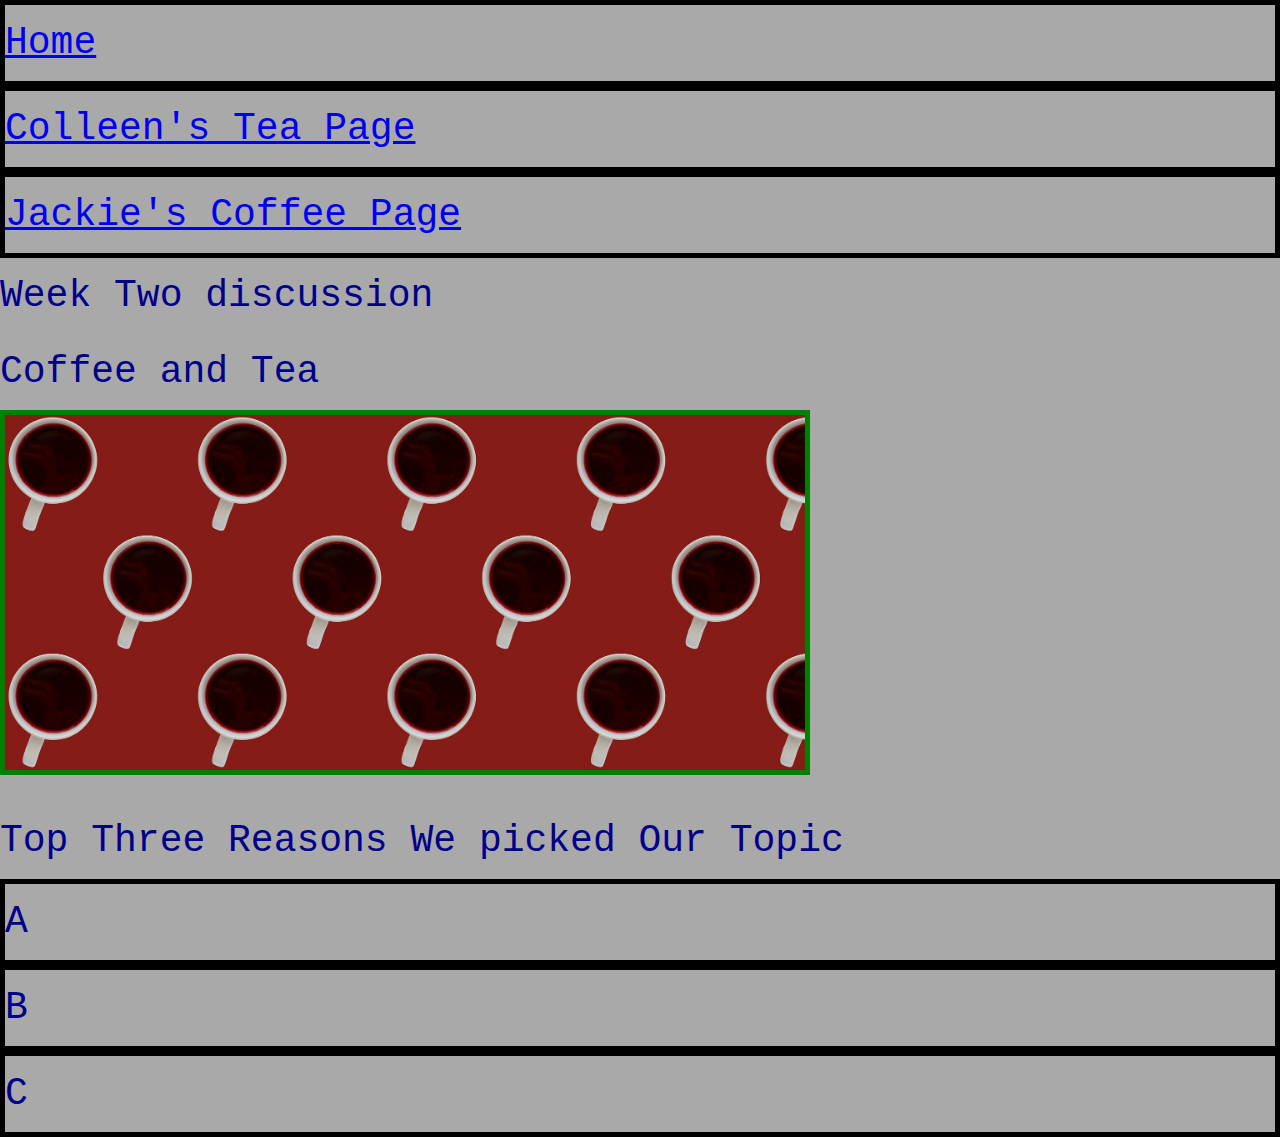
<file: week2discussion-main/index.html>
<!DOCTYPE html>
<html lang="en">
<head>
    <meta charset="UTF-8">
    <meta http-equiv="X-UA-Compatible" content="IE=edge">
    <meta name="viewport" content="width=device-width, initial-scale=1.0">
    <link rel="stylesheet" href="css/html5reset.css">
    <link rel="stylesheet" href="css/style.css">
    <!-- <link rel="stylesheet" href="css/student1.css"> -->
    <!-- <link rel="stylesheet" href="css/student2.css"> -->
    <!-- <link rel="stylesheet" href="css/student3.css"> -->
    <title>Week 2 Discussion</title>
</head>
<body>
    <header>
        <nav>
            <ul>
                <li><a href = "index.html">Home</a></li>
                <li><a href="colleen.html">Colleen's Tea Page</a></li>
                <li><a href="jackie.html">Jackie's Coffee Page</a></li>
            </ul>
        </nav>
        <h1>Week Two discussion</h1>

    </header>
    
    <main>
        <h2>Coffee and Tea</h2>
        <img src = "images/cover_image.jpg" width="800" alt = "">

        <h3>Top Three Reasons We picked Our Topic</h3>
        <ul>
            <li>A</li>
            <li>B</li>
            <li>C</li>
        </ul>
    </main>
    
</body>
</html>
</file>
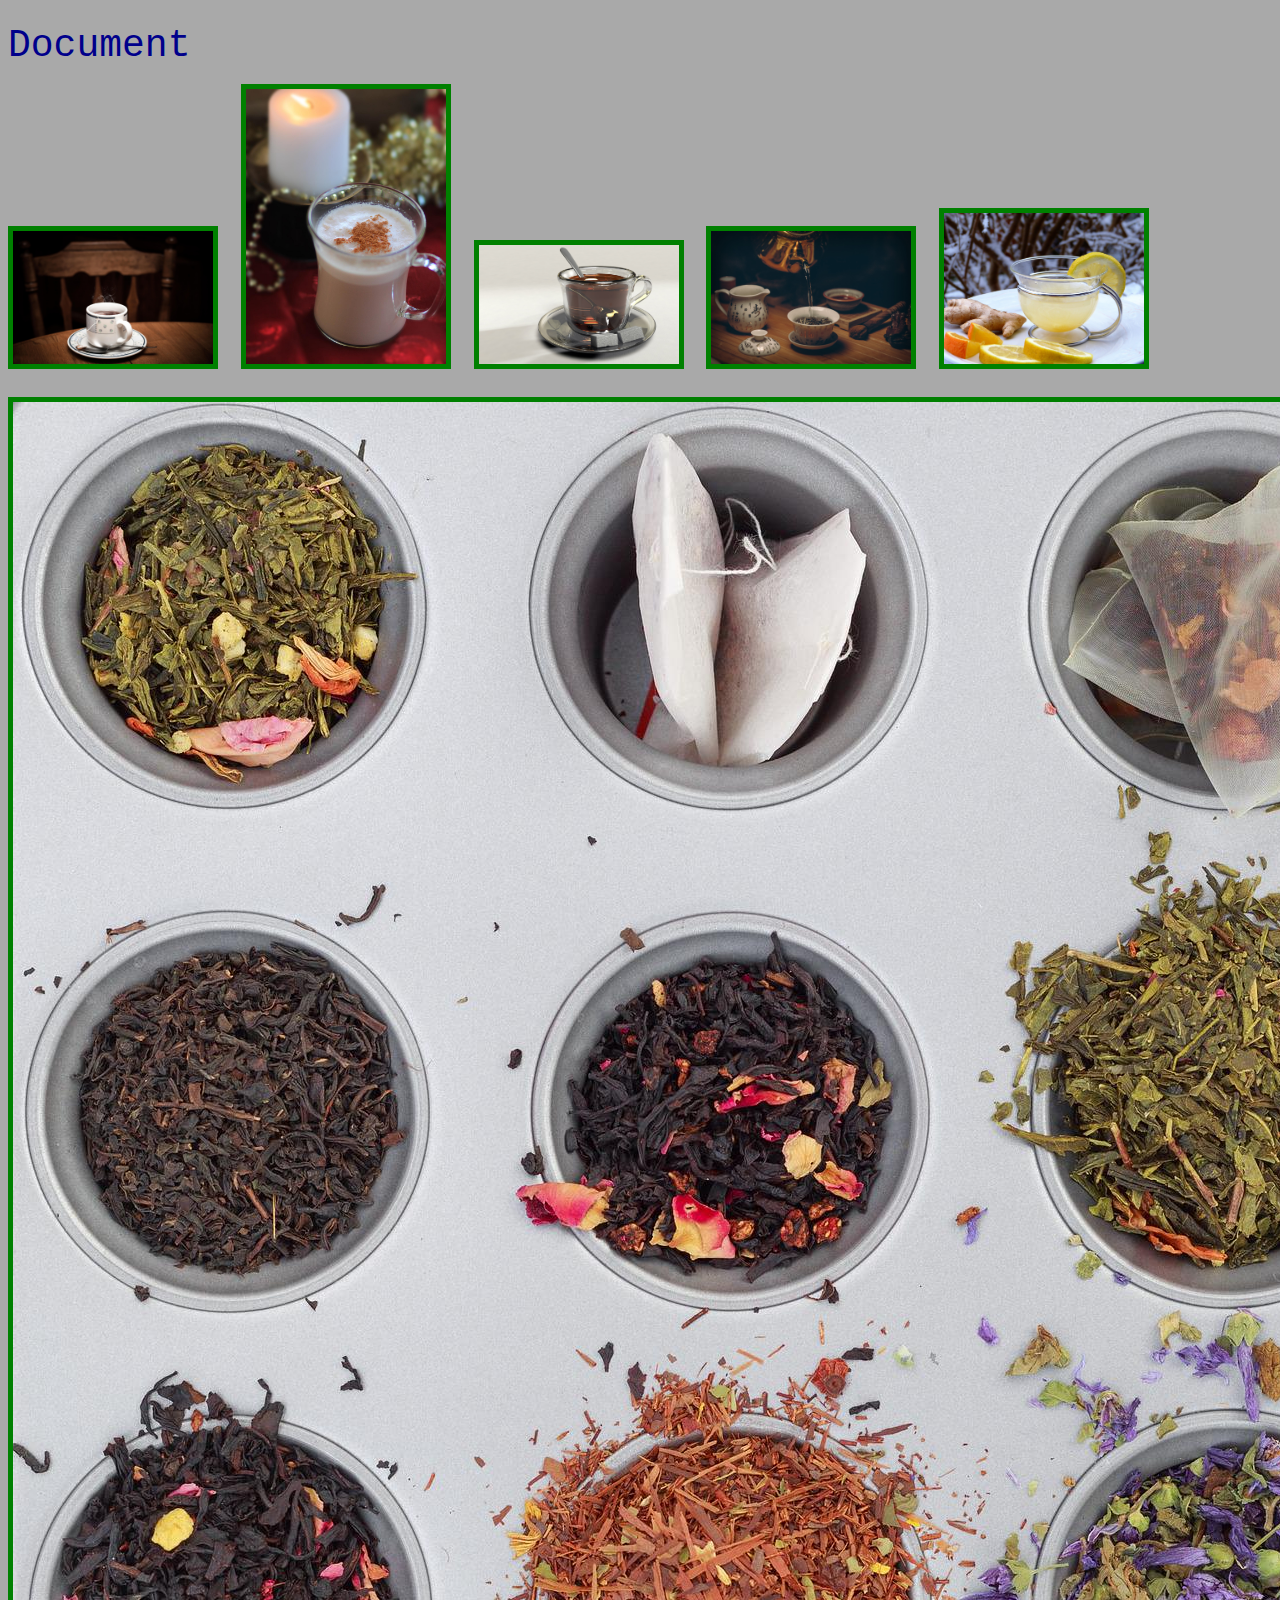
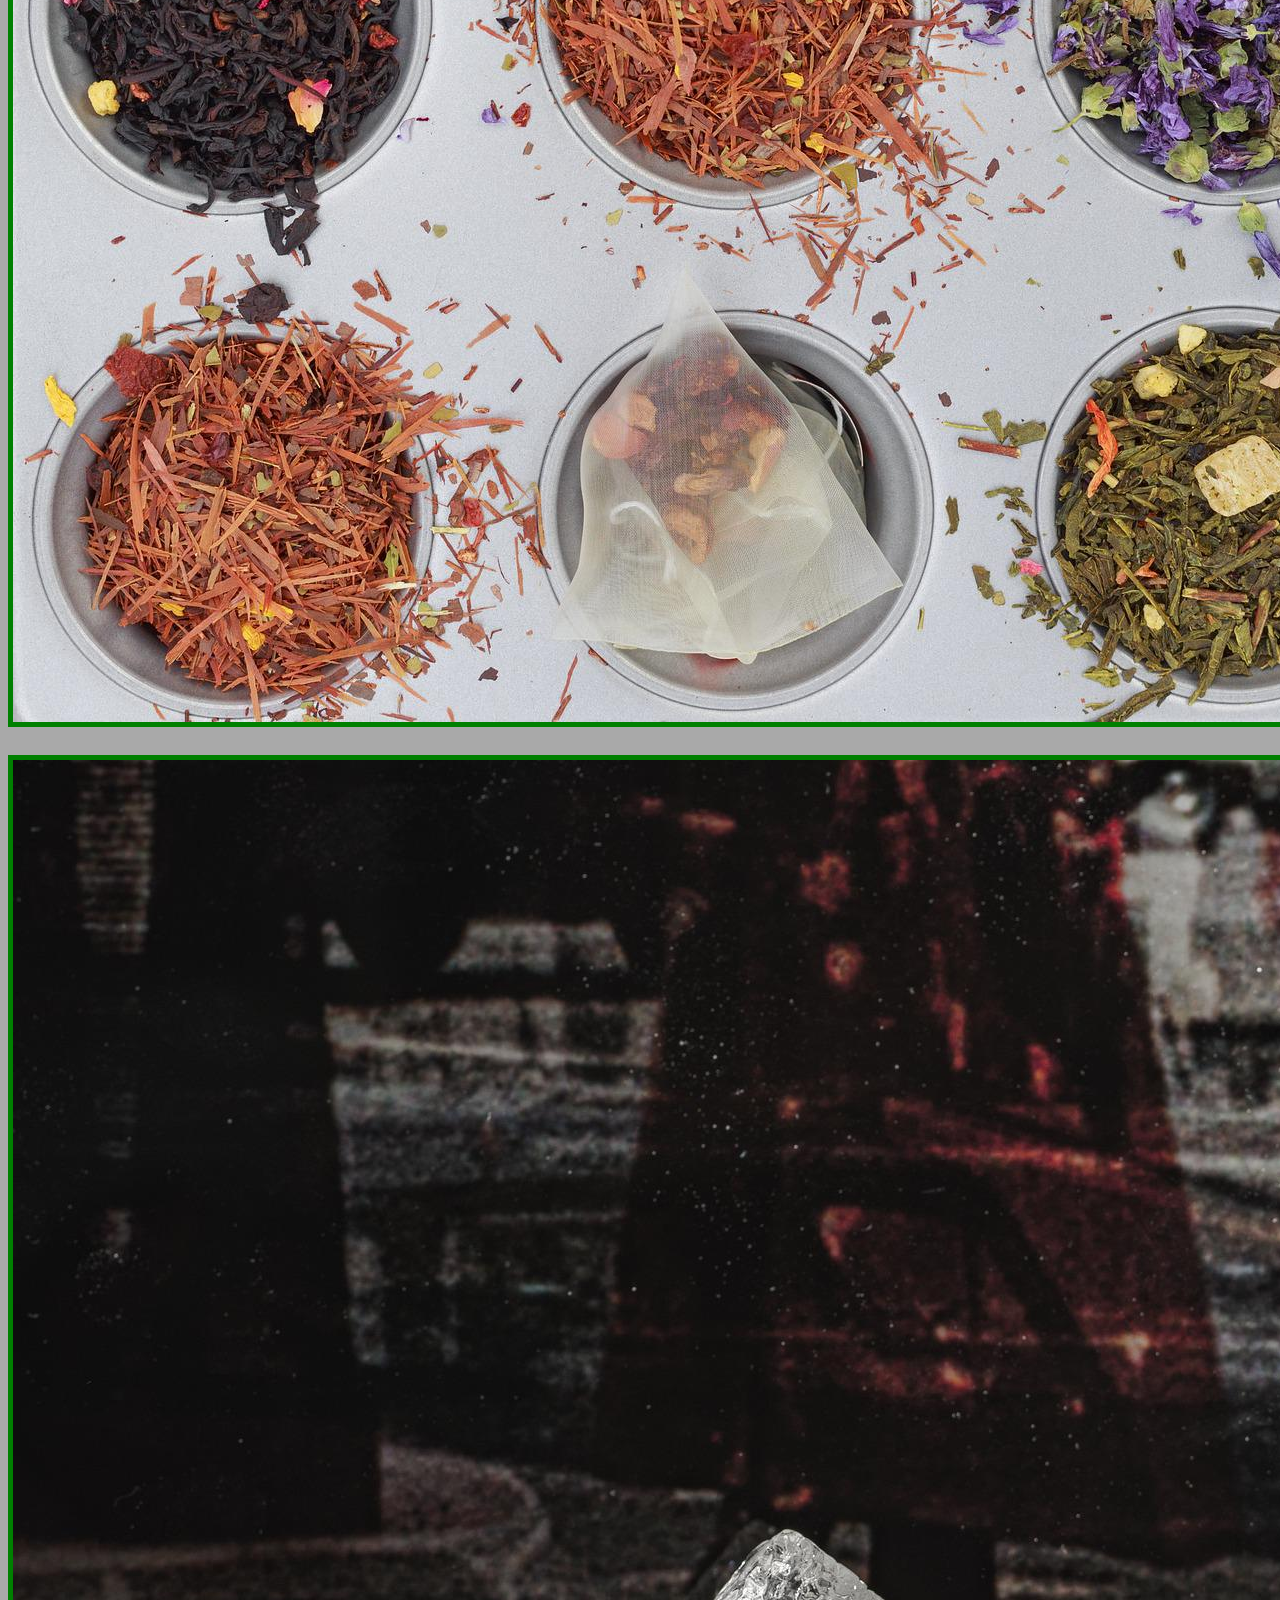
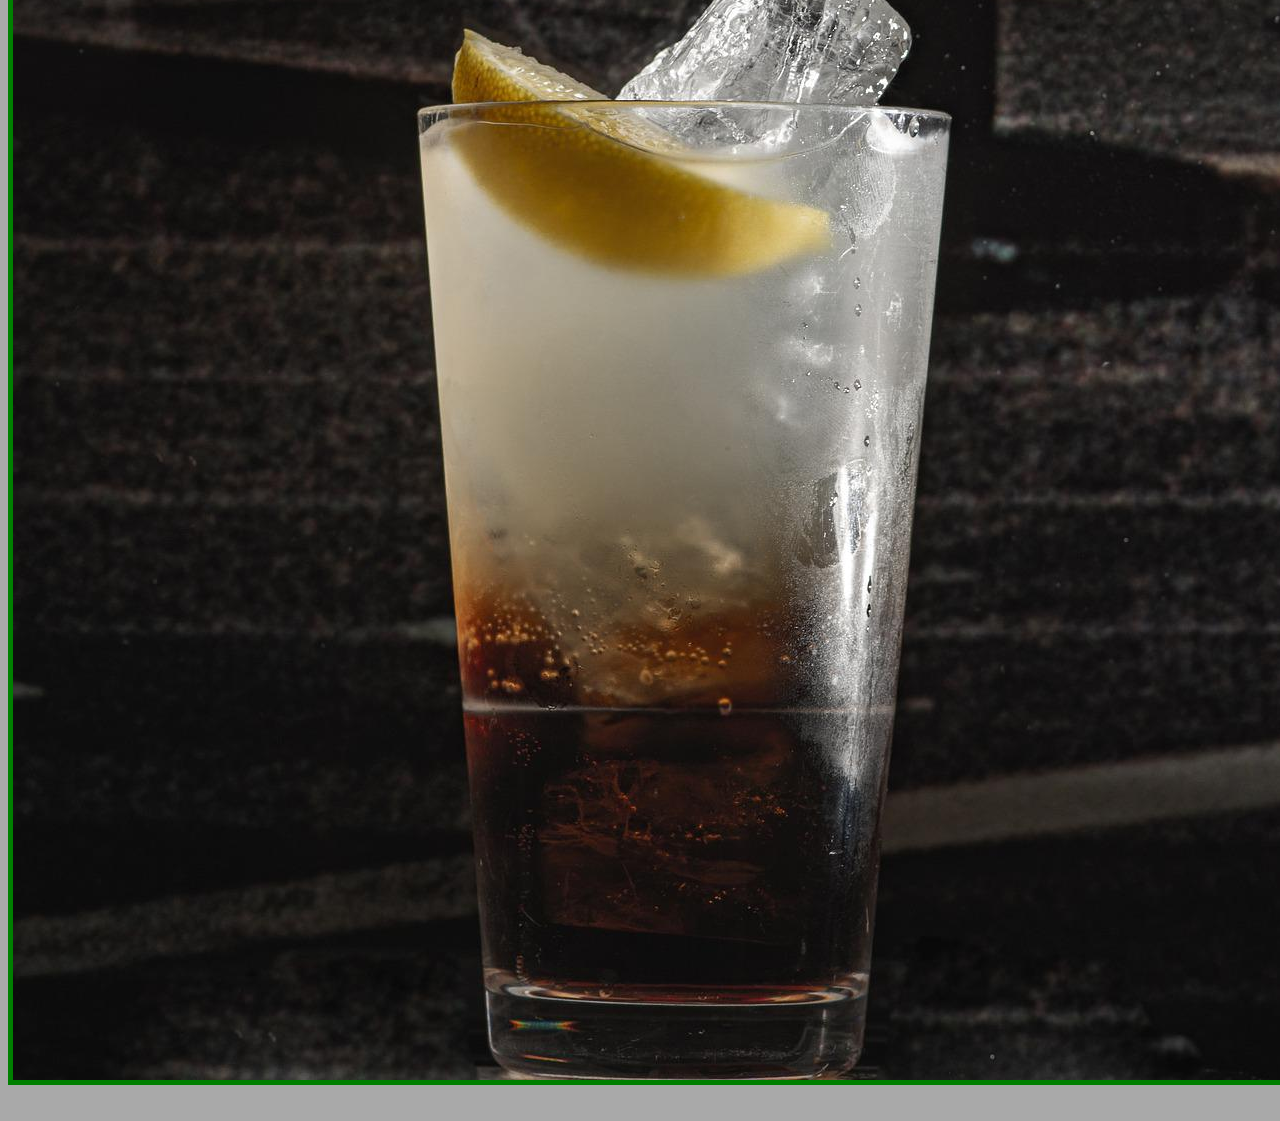
<file: week2discussion-main/colleen.html>
<!DOCTYPE html>
<html lang="en">
<head>
    <meta charset="UTF-8">
    <meta http-equiv="X-UA-Compatible" content="IE=edge">
    <meta name="viewport" content="width=device-width, initial-scale=1.0">
    <link rel="stylesheet" href="css/style.css"
    <title>Document</title>
</head>
<body>
    <main>
        <img src="images/black_tea.jpg" width = "200" alt="fancy tea mug with black_tea">
        <img src="images/chai_tea.jpg"  width = "200" alt="an indian chai">
        <img src="images/english_breakfast.jpg" width = "200" alt="a dark tea option">
        <img src="images/green_tea.jpg" width = "200" alt="a loose leaf green tea">
        <img src="images/lemon_ginger_tea.jpg" width = "200" alt="light tea with lemon and ginger">
        <img src="images/tea_collection.jpg" alt="collection of loose leaf tea">
        <img src="images/long_island_ice_tea.jpg" alt="a icy Long Island tea (alcoholic)">

    </main>
</body>
</html>
</file>
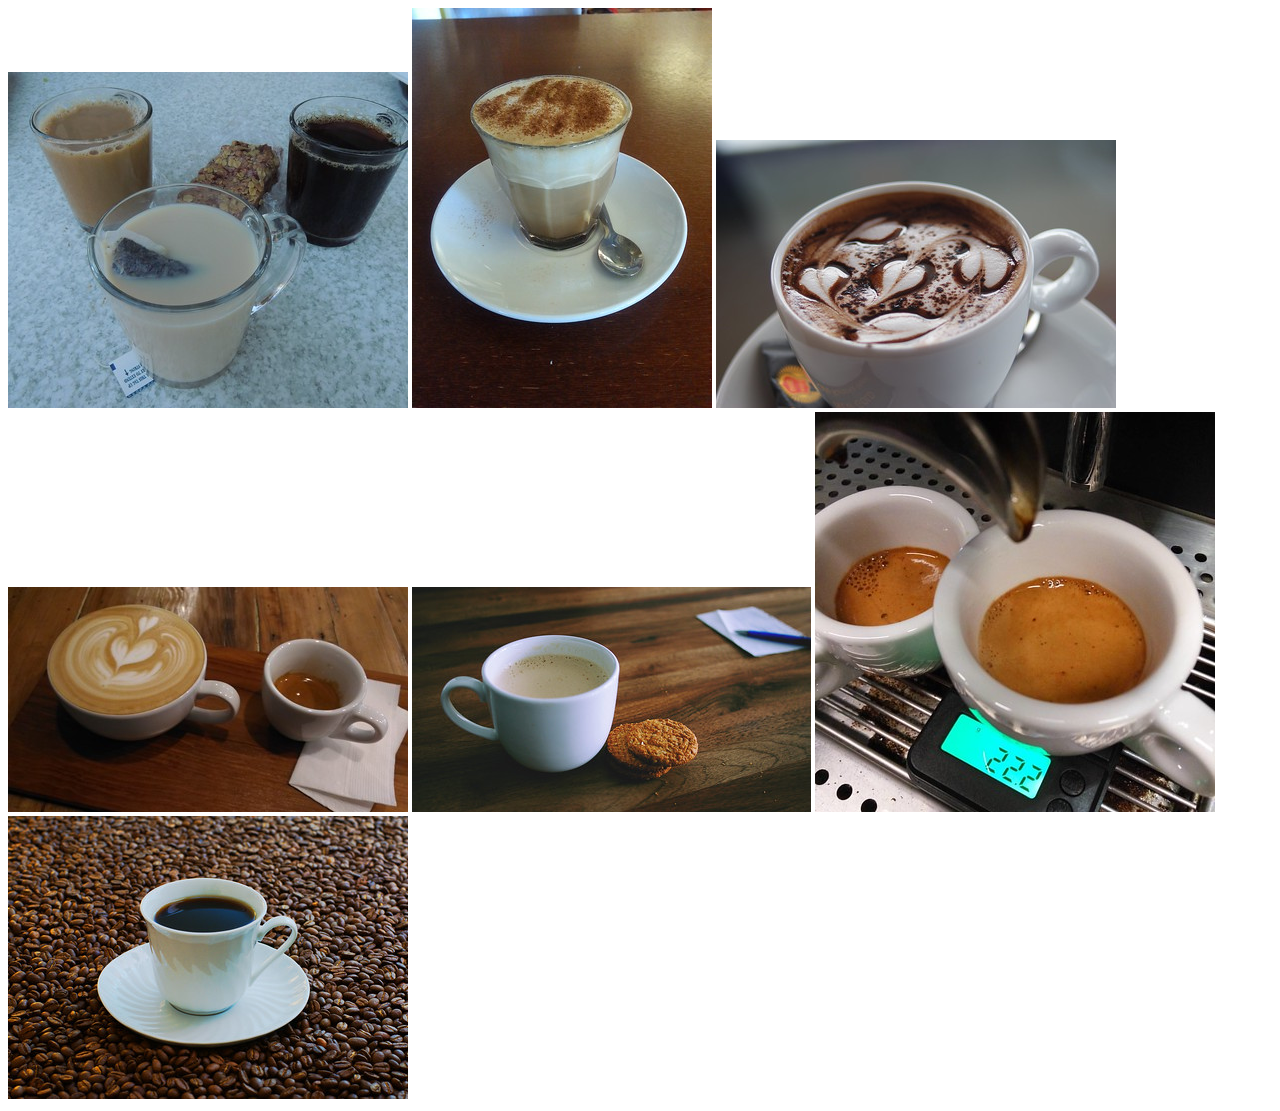
<file: week2discussion-main/jackie.html>
<!DOCTYPE html>
<html lang="en">
<head>
    <meta charset="UTF-8">
    <meta http-equiv="X-UA-Compatible" content="IE=edge">
    <meta name="viewport" content="width=device-width, initial-scale=1.0">
    <!-- <link rel="stylesheet" href="css/html5reset.css"> -->
    <!-- <link rel="stylesheet" href="css/student1.css"> -->
    <!-- <link rel="stylesheet" href="css/student2.css"> -->
    <!-- <link rel="stylesheet" href="css/student3.css"> -->
    <title>Week 2 Discussion</title>
</head>
<body>
    <main>
        <img src="images/coffee1.jpg" alt="3 cups of coffee one with cream, one without, and a cookie">
        <img src="images/coffee2.jpg" alt="flat white coffee with a small spoon on a saucer">
        <img src="images/coffee3.jpg" alt="cappuccino with small hearts drawn on the top in milk foam">
        <img src="images/coffee4.jpg" alt="two cups of coffee one is a large latte with a heart in the milk foam the other is a small shot of espresso">
        <img src="images/coffee5.jpg" alt="cup of hot coffee with lots of milk and three oatmeal cookies">
        <img src="images/coffee8.jpg" alt="two shots of espresso being extracted into small cups">
        <img src="images/coffee9.jpg" alt="cup of black coffee sitting on a bed of coffee beans"
       
    </main>
    
</body>
</html>
</file>
<file: week2discussion-main/css/style.css>
body{
    font-family: Courier, "Times New Roman", Impact;
    line-height: 2;
    color: darkblue;
    background-color: darkgray;
    font-size: 38px;
}

img{
    border: 5px solid green;
}

li{
    border: solid 5px black;
}
</file>
